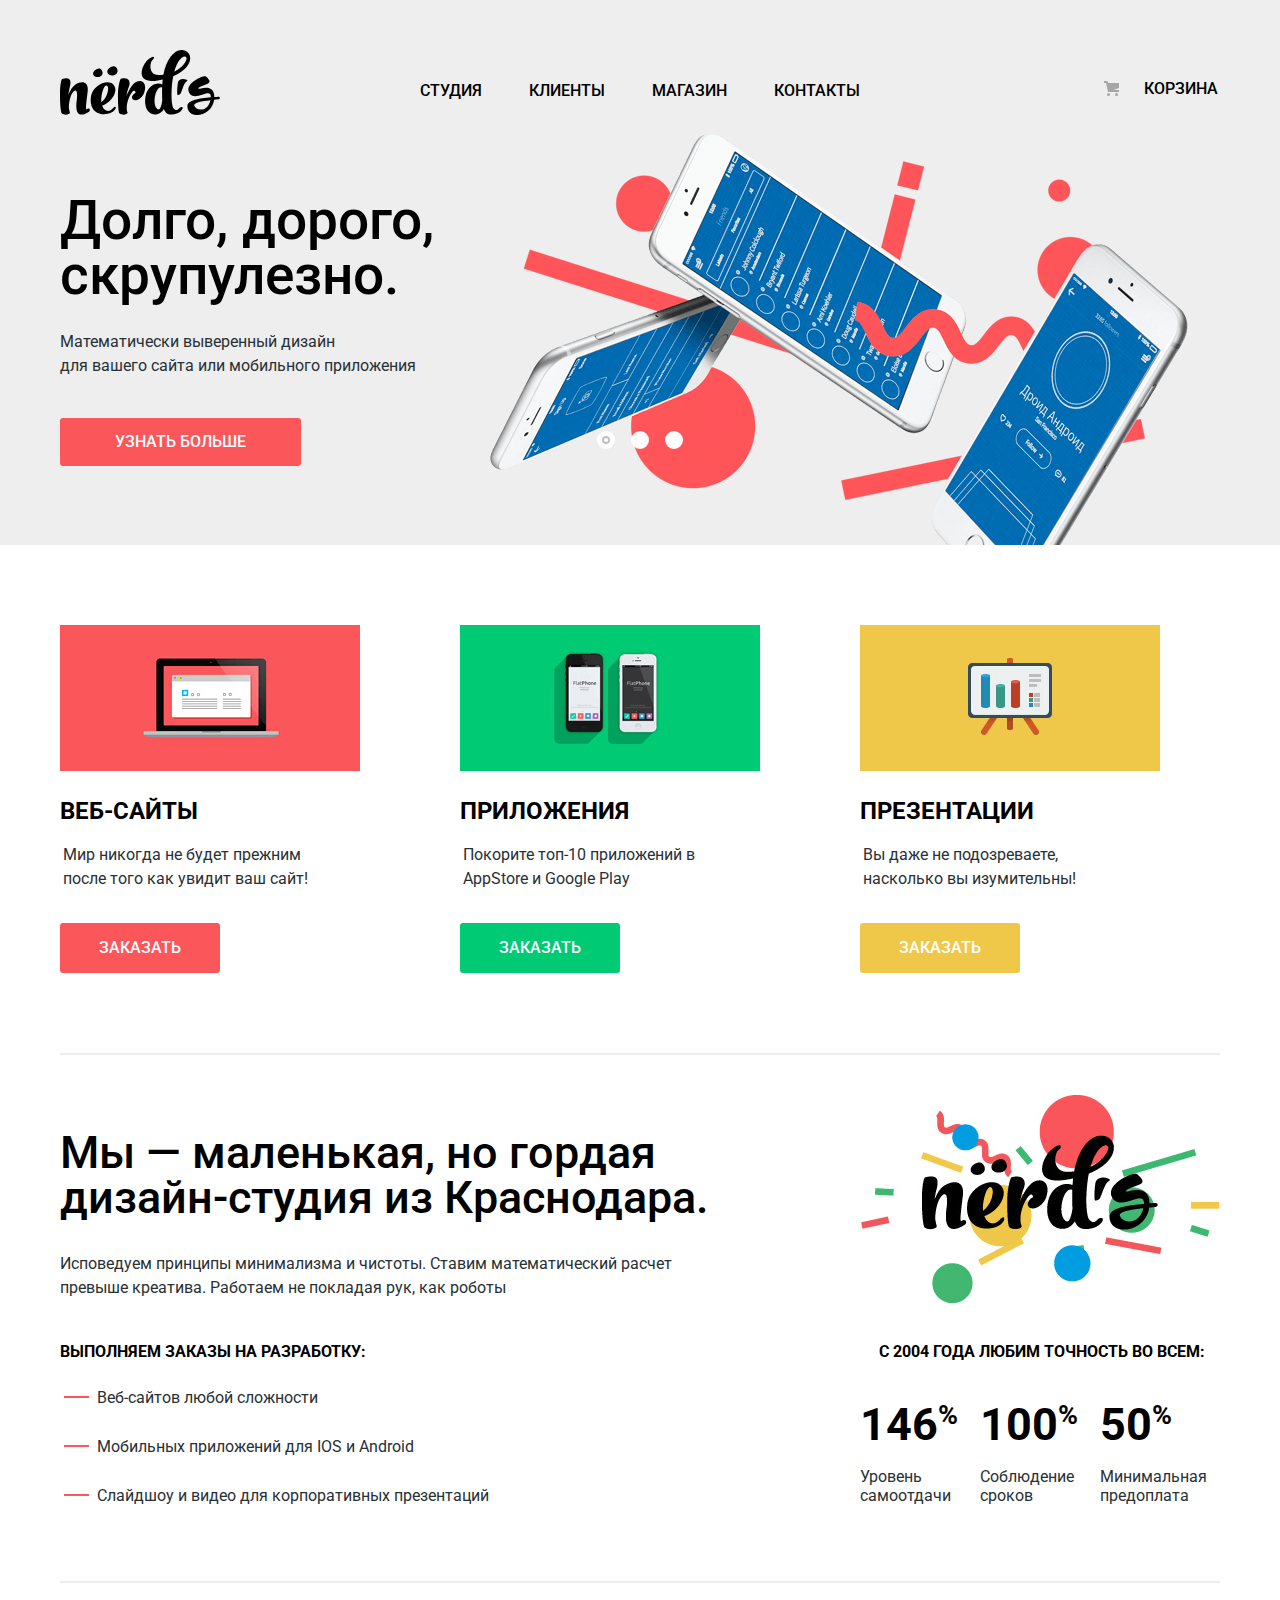
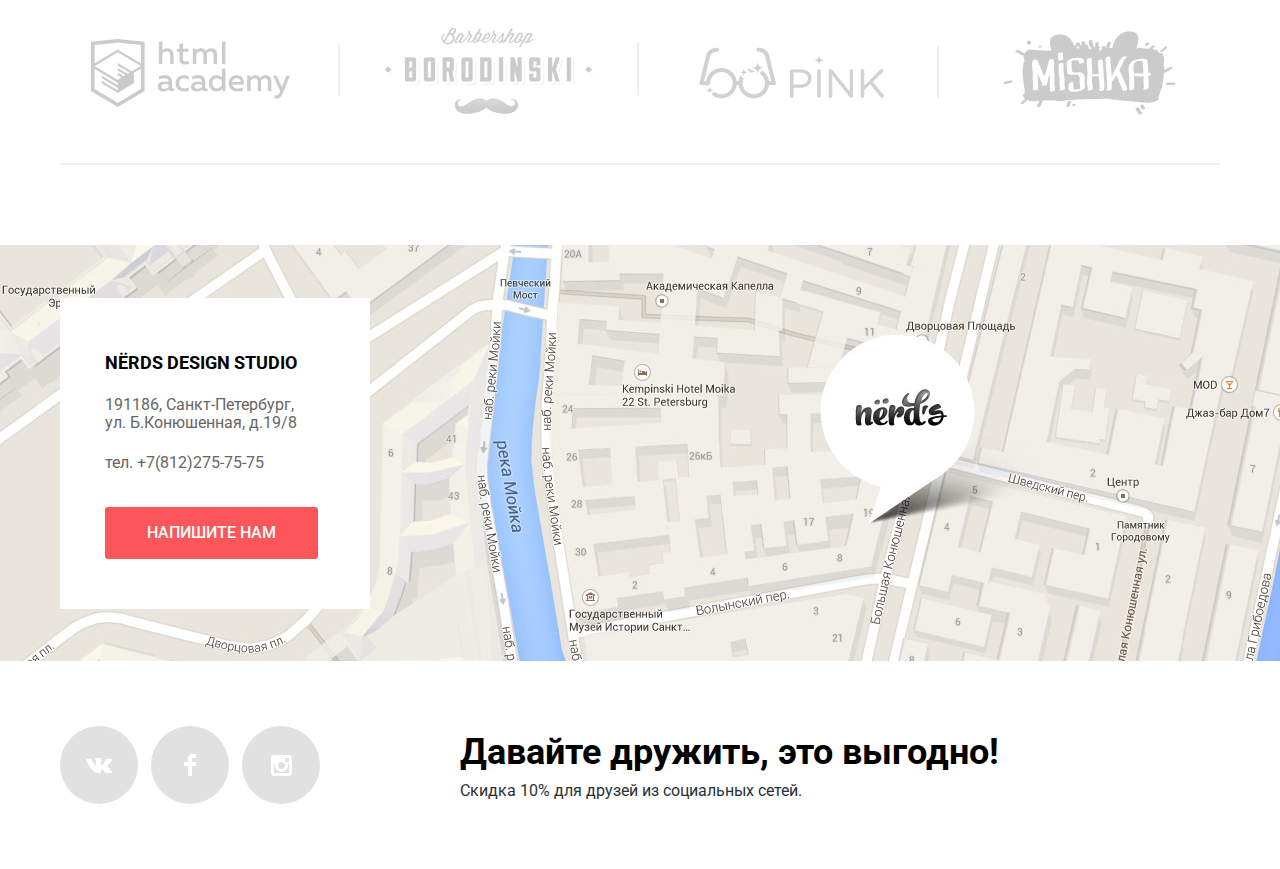
<file: index.html>
<!DOCTYPE html>
<html lang="ru">
  <head>
    <meta charset="utf-8">
    <title>HTML Academy: Нёрдс</title>
    <link href="https://fonts.googleapis.com/css?family=Roboto:400,500,700" rel="stylesheet">
    <link href="css/normalize.css" rel="stylesheet">
    <link href="css/style.css" rel="stylesheet">
  </head>

  <body>

    <header class="main-header">
      <div class="container">
        <nav class="main-navigation">
          <img src="img/nerds-logo.svg" alt="Логотип компании" width="160" height="65">
          <ul class="menu reset-list">
            <li class="menu-item"><a class="menu-link" href="#"> студия </a></li>
            <li class="menu-item"><a class="menu-link" href="#"> клиенты </a></li>
            <li class="menu-item"><a class="menu-link" href="catalog.html"> магазин </a></li>
            <li class="menu-item"><a class="menu-link" href="#"> контакты </a></li>
          </ul>
          <div class="cart"> <a href="#">корзина </a></div>
        </nav>
      </div>
    </header>

    <main>
      <h1 class="visually-hidden"> Дизайн-студия Нёрдс </h1>
      <section class="slider">
        <div class="container">
          <div class="slider-control">
            <ul class="reset-list">
              <li><a href="#" class="active">1</a></li>
              <li><a href="#">2</a></li>
              <li><a href="#">3</a></li>
            </ul>
          </div>
          <ul class="slider-box reset-list">
            <li class="slider-page-1">
              <p class="slider-title">Долго, дорого, скрупулезно.</p>
              <p class="slider-info">Математически выверенный дизайн<br>
              для вашего сайта или мобильного приложения </p>
              <a class="slider-button" href="#"> узнать больше </a>
            </li>
            <li class="slider-page-2">
              <p class="slider-title"> Любим математику как никто другой </p>
              <p class="slider-info">Никакого креатива, только математические формулы
              для расчета идеальных пропорций  </p>
              <a class="slider-button" href="#"> узнать больше </a>
            </li>
            <li class="slider-page-3">
              <p class="slider-title"> Только ночь, только хардкор </p>
              <p class="slider-info">  Работать днем, как все? Мы против этого.<br>
              Ближе к полуночи работа только начинается
              </p>
              <a class="slider-button" href="#"> узнать больше </a>
            </li>
          </ul>
        </div>
      </section>

      <div class="container">
        <section class="services">
          <h2 class="visually-hidden"> Услуги </h2>
          <ul class="services-list reset-list">
            <li class="services-item">
              <h3 class="services-title">веб-сайты </h3>
              <p class="services-tagline">Мир никогда не будет прежним
              после того как увидит ваш сайт!</p>
              <a class="services-button" href="#">Заказать</a>
            </li>
            <li class="services-item">
              <h3 class="services-title">приложения </h3>
              <p class="services-tagline">Покорите топ-10 приложений в
               AppStore и Google Play</p>
               <a class="services-button" href="#">Заказать</a>
             </li>
             <li class="services-item">
               <h3 class="services-title">презентации </h3>
               <p class="services-tagline">Вы даже не подозреваете,
                 насколько вы изумительны!</p>
               <a class="services-button" href="#">Заказать</a>
             </li>
         </ul>
       </section>

       <section class="information">
         <h2 class="visually-hidden"> О компании </h2>
         <div class="information-about">
           <p class="information-tagline"> Мы&nbsp;&mdash; маленькая, но гордая дизайн-студия из Краснодара. </p>
           <p class="information-principles"> Исповедуем принципы минимализма и чистоты. Ставим математический расчет превыше креатива.
              Работаем не покладая рук, как роботы </p>
           <p class="information-services"> Выполняем заказы на разработку:</p>
           <ul class="information-services-list reset-list">
            <li class="information-services-item"> Веб-сайтов любой сложности</li>
            <li class="information-services-item"> Мобильных приложений для IOS и Android</li>
            <li class="information-services-item"> Слайдшоу и видео для корпоративных презентаций</li>
          </ul>
        </div>
        <div class="information-features">
          <p class="features-title">с 2004 года любим точность во всем:</p>
          <ul class="features-list reset-list">
            <li>
              <div class="features-percent">146<sup>%</sup> </div>
                Уровень самоотдачи
            </li>
            <li>
              <div class="features-percent">100<sup>%</sup></div>
                Соблюдение сроков
            </li>
            <li>
              <div class="features-percent">50<sup>%</sup> </div>
                Минимальная предоплата
            </li>
          </ul>
        </div>
      </section>

      <section class="partners">
        <h2 class="visually-hidden"> Наши партнеры </h2>
        <ul class="partners-list reset-list">
          <li>
            <a href="https://htmlacademy.ru/intensive/htmlcss">
              <img src="img/logo-partner-html.png" alt="html academy" width="199" height="68"> </a>
          </li>
          <li>
            <a href="#"><img src="img/logo-partner-borodinsky.png" alt="Borodinski" width="209" height="90"></a>
          </li>
          <li>
            <a href="#"><img src="img/logo-partner-pink.png" alt="pink" width="185" height="52"></a>
          </li>
          <li>
            <a href="#"><img src="img/logo-partner-mishka.png" alt="mishka" width="173" height="84"></a>
          </li>
        </ul>
      </section>
    </div>
  </main>

  <footer class="main-footer">
    <section class="footer-contacts">
      <img src="img/map.jpg" alt="Адрес дизайн-студии" width="1440" height="416">
      <div class="container">
        <div class="contacts-container">
          <p class="contacts-title"> Nёrds design studio </p>
          <p class="contacts-address"> 191186, Санкт-Петербург,
            ул.&nbsp;Б.Конюшенная, д.19/8</p>
          <a href="tel:78122757575" class="contacts-phone">  тел. +7(812)275-75-75 </a>
          <a class="contacts-button" href="#"> Напишите нам </a>
        </div>
      </div>
    </section>
  <div class="container">
    <section class="footer-socialmedia">
      <ul class="socialmedia-wrapper reset-list">
        <li>
          <a href="#"><span class="visually-hidden"> VK</span>
          <svg xmlns="http://www.w3.org/2000/svg" width="26" height="15" viewBox="0 0 26 15"><path fill="#FFF" d="M16.138 11.51c.956-.309 2.18 2.04 3.483 2.939.978.681 1.727.534 1.727.534l3.473-.05s1.815-.112.957-1.554c-.071-.12-.503-1.069-2.585-3.022-2.177-2.043-1.882-1.712.739-5.244 1.597-2.153 2.236-3.468 2.036-4.028-.192-.539-1.365-.399-1.365-.399L20.69.713c-.381.001-.704.119-.851.515-.003.004-.621 1.666-1.445 3.079-1.741 2.989-2.436 3.148-2.724 2.961-.661-.433-.494-1.737-.494-2.664 0-2.897.432-4.105-.846-4.417-.427-.104-.739-.172-1.828-.182-1.392-.021-2.574 0-3.244.329-.445.223-.786.712-.579.74.26.035.843.16 1.155.586.401.552.389 1.789.389 1.789s.229 3.411-.54 3.834c-.528.29-1.25-.302-2.803-3.016-.793-1.388-1.392-2.922-1.392-2.922s-.116-.285-.326-.441c-.25-.185-.6-.244-.6-.244L.848.684S.29.7.085.946c-.182.218-.015.668-.015.668s2.909 6.881 6.203 10.347c3.02 3.182 6.452 2.971 6.452 2.971h1.555s.469-.054.709-.312c.224-.24.214-.691.214-.691s-.031-2.109.935-2.419z"/></svg> </a>
        </li>
        <li>
          <a href="#"><span class="visually-hidden"> Facebook</span>
          <svg xmlns="http://www.w3.org/2000/svg" width="12" height="22" viewBox="0 0 12 22"><path fill="#FFF" d="M12 4V0H8a4 4 0 0 0-4 4v4H0v4h4v10h4V12h4V8H8V4h4z"/></svg> </a>
        </li>
        <li>
          <a href="#"><span class="visually-hidden"> Instagram</span>
          <svg xmlns="http://www.w3.org/2000/svg" width="21" height="21" viewBox="0 0 21 21"><path fill="#FFF" d="M18 0H3C1.35 0 0 1.35 0 3v15c0 1.65 1.35 3 3 3h15c1.65 0 3-1.35 3-3V3c0-1.65-1.35-3-3-3zm-7.5 7c1.93 0 3.5 1.57 3.5 3.5S12.43 14 10.5 14 7 12.43 7 10.5 8.57 7 10.5 7zM18 18H3V9h1.181A6.504 6.504 0 0 0 4 10.5a6.5 6.5 0 1 0 13 0 6.45 6.45 0 0 0-.181-1.5H18v9zm0-11h-4V3h4v4z"/></svg></a>
        </li>
      </ul>
      <div class="tagline-wrapper">
        <p>Давайте дружить, это выгодно!</p>
        <p> Скидка 10% для друзей из социальных сетей.</p>
      </div>
    </section>
  </div>
</footer>

  <div class="modal-container">
    <section class="contacts">
      <h2 class="write-us"> Напишите нам </h2>
      <form action="https://echo.htmlacademy.ru" method="post" class="contact-form">
        <p class="contact-name">
          <label for="write-us-name"> Ваше имя:</label>
          <input type="text" name="write-us-name" id="write-us-name" placeholder="Имя Фамилия" required>
        </p>
        <p class="contact-mail">
          <label for="write-us-mail"> Ваш e-mail:</label>
          <input type="email" name="write-us-mail" id="write-us-mail" placeholder="email@example.com" required>
        </p>
        <p class="contact-message">
          <label for="comment-field"> Текст письма: </label>
          <textarea name="comment" id="comment-field" rows="6" placeholder="В свободной форме" required></textarea>
        </p>
          <button type="submit" class="button-send"> Отправить </button>
          <button type="button" class="modal-close"><span class="visually-hidden"> Закрыть </span> </button>
      </form>
    </section>
  </div>

  </body>
</html>
</file>
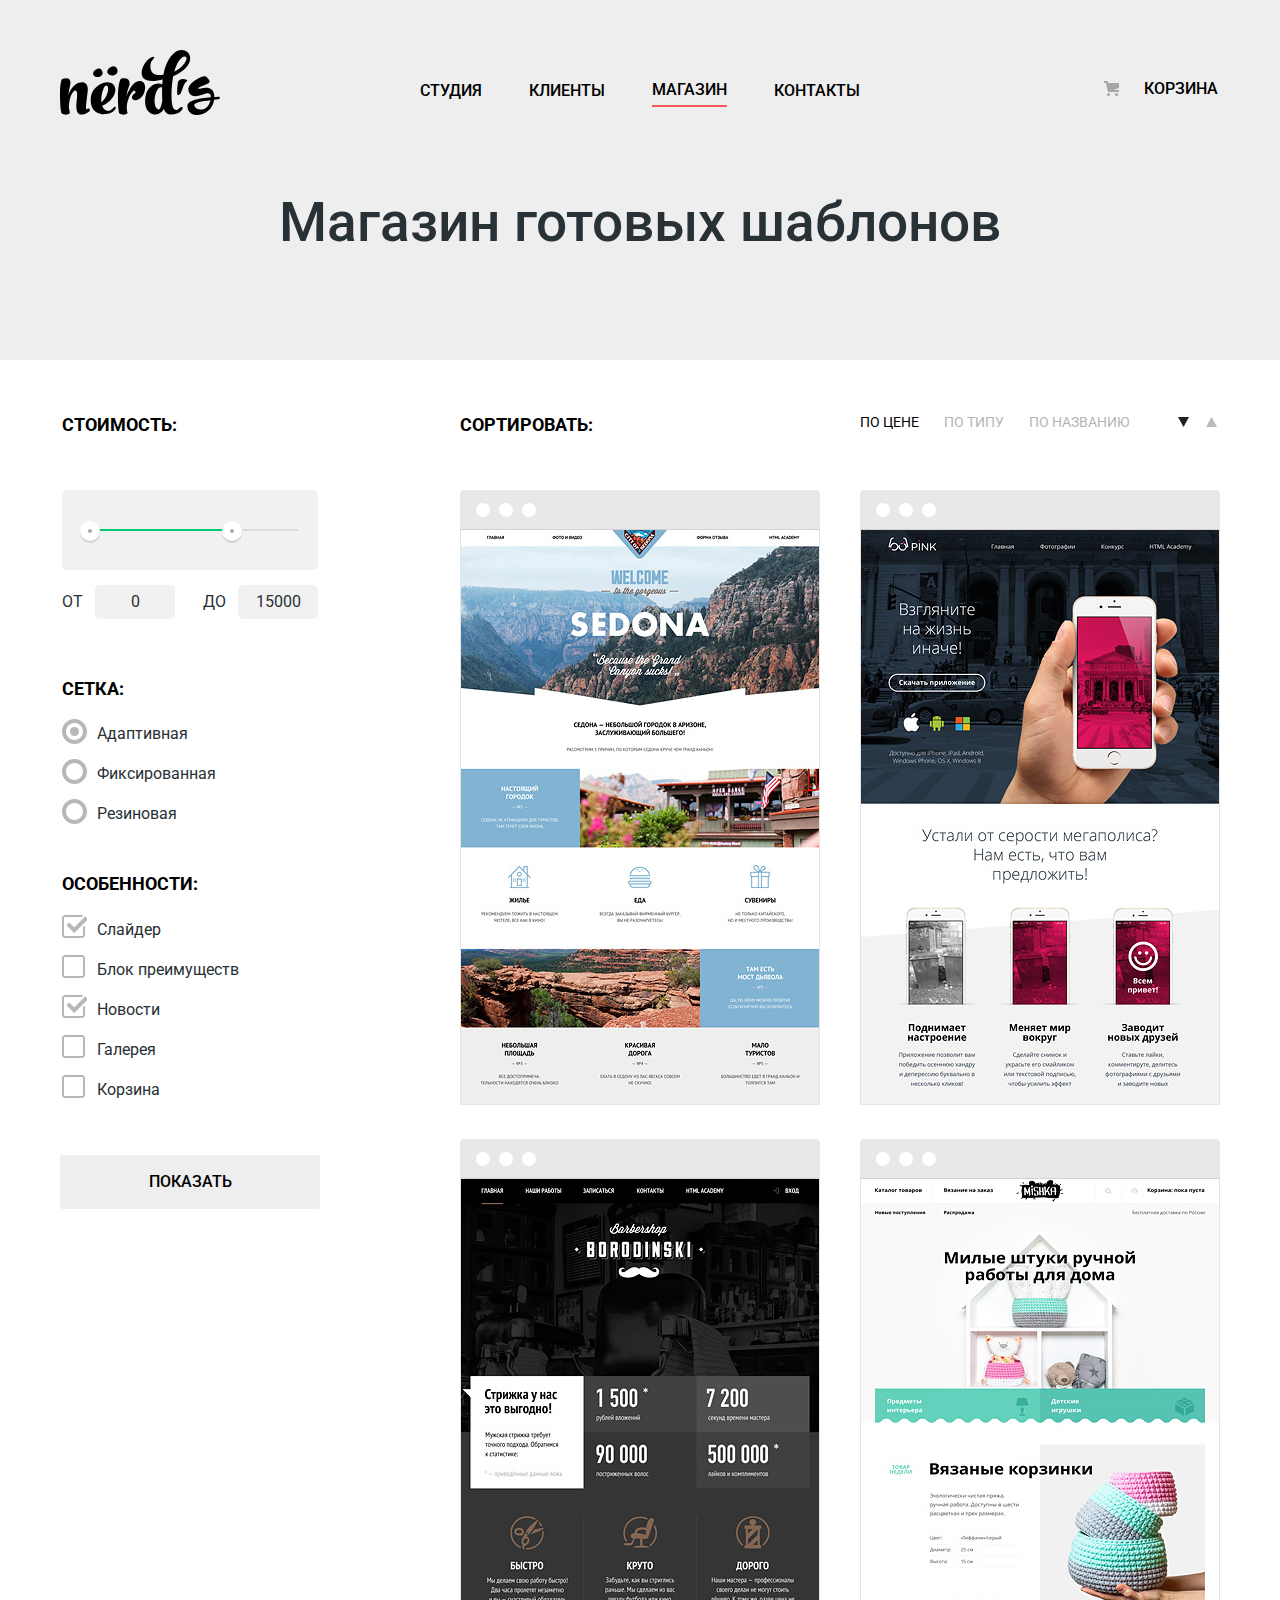
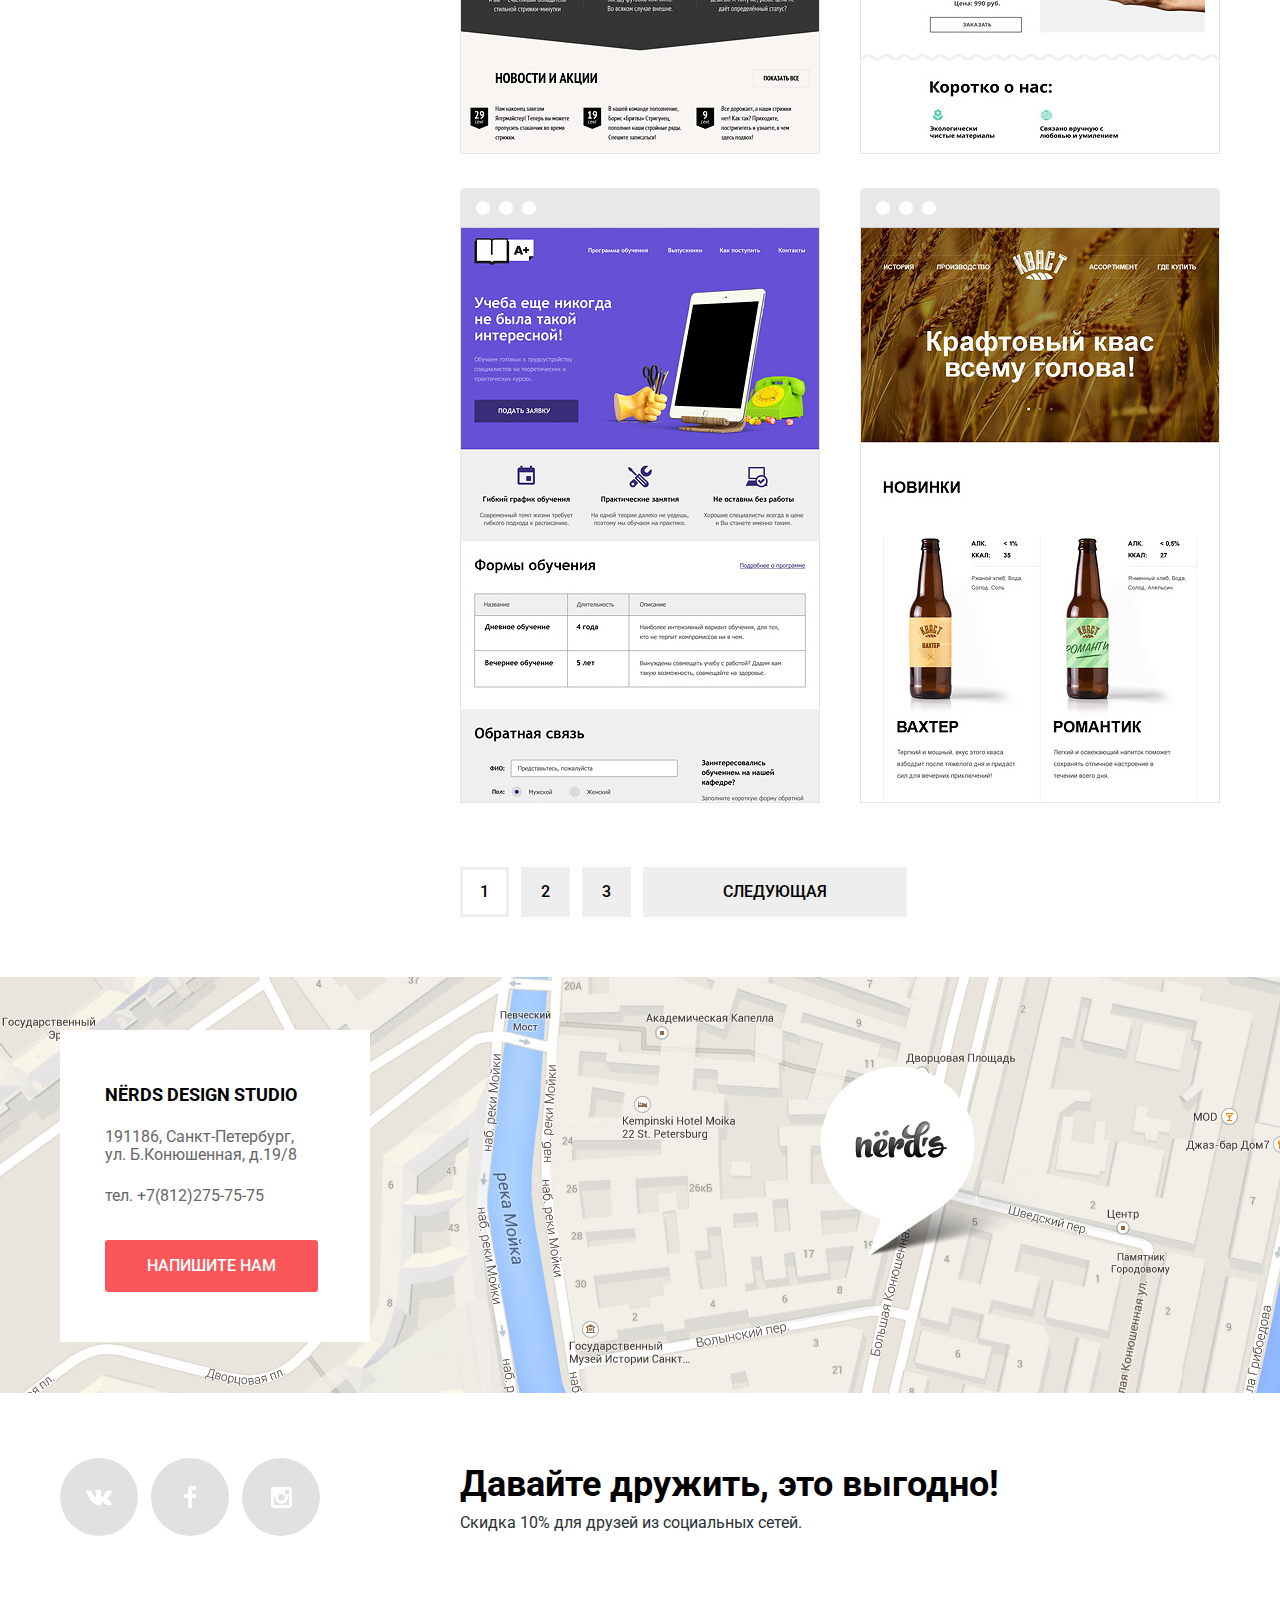
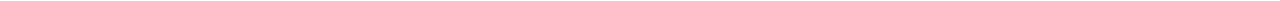
<file: catalog.html>
<!DOCTYPE html>
<html lang="ru">
  <head>
    <meta charset="utf-8">
    <title>HTML Academy: Нёрдс</title>
    <link href="https://fonts.googleapis.com/css?family=Roboto:400,500,700" rel="stylesheet">
    <link href="css/normalize.css" rel="stylesheet">
    <link href="css/style.css" rel="stylesheet">
  </head>

  <body>

    <header class="main-header">
      <div class="container">
        <nav class="main-navigation">
          <a href="index.html" class="logo-link"><img src="img/nerds-logo.svg" alt="Логотип компании" width="160" height="65"></a>
          <ul class="menu reset-list">
            <li class="menu-item"><a class="menu-link" href="#"> студия </a></li>
            <li class="menu-item"><a class="menu-link" href="#"> клиенты </a></li>
            <li class="menu-item current"> магазин </li>
            <li class="menu-item"><a class="menu-link" href="#"> контакты </a></li>
          </ul>
          <div class="cart"> <a href="#">корзина </a></div>
        </nav>
      </div>
    </header>

    <main>
      <h1 class="catalog"> Магазин готовых шаблонов </h1>
      <div class="container">
        <div class="catalog-container">
          <aside class="filter">
              <form action="https://echo.htmlacademy.ru" method="post">
                <fieldset class="filter-list">
                  <legend class="filter-name">Стоимость:</legend>
                  <div class="range">
                    <div class="range-scale">
                      <div class="scale">
                        <div class="bar"></div>
                      </div>
                      <div class="toggle toggle-min"></div>
                      <div class="toggle toggle-max"></div>
                    </div>
                    <div class="price-scale">
                      <label class="min-price">от <input name="min-price" type="number" class="spinner-off" value="0"></label>
                      <label class="max-price">до <input name="max-price" type="number" class="spinner-off" value="15000"></label>
                    </div>
                  </div>
                </fieldset>
                <fieldset class="filter-list">
                  <legend class="filter-name">Сетка:</legend>
                  <ul class="reset-list">
                    <li class="filter-item">
                      <input type="radio" name="grid" id="grid-adaptive" value="adaptive" checked class="radio-button visually-hidden">
                      <label for="grid-adaptive" class="radio-name">Адаптивная</label>
                    </li>
                    <li class="filter-item">
                      <input type="radio" name="grid" id="grid-fixed" value="fixed" class="radio-button visually-hidden">
                      <label for="grid-fixed" class="radio-name">Фиксированная</label>
                    </li>
                    <li class="filter-item">
                      <input type="radio" name="grid" id="grid-rubber" value="rubber" class="radio-button visually-hidden">
                      <label for="grid-rubber" class="radio-name">Резиновая</label>
                    </li>
                  </ul>
                </fieldset>
                <fieldset class="filter-list">
                  <legend class="filter-name">Особенности:</legend>
                  <ul class="reset-list">
                    <li class="filter-item">
                      <input type="checkbox" name="features-slider" id="features-slider" class="check-button visually-hidden" checked>
                      <label for="features-slider" class="check-name">Слайдер</label>
                    </li>
                    <li class="filter-item">
                      <input type="checkbox" name="features-advantages" id="features-advantages" class="check-button visually-hidden">
                      <label for="features-advantages" class="check-name">Блок преимуществ</label>
                    </li>
                    <li class="filter-item">
                      <input type="checkbox" name="features-news" id="features-news" class="check-button visually-hidden" checked>
                      <label for="features-news" class="check-name">Новости</label>
                    </li>
                    <li class="filter-item">
                      <input type="checkbox" name="features-gallery" id="features-gallery" class="check-button visually-hidden">
                      <label for="features-gallery" class="check-name">Галерея</label>
                    </li>
                    <li class="filter-item">
                      <input type="checkbox" name="features-cart" id="features-cart" class="check-button visually-hidden">
                      <label for="features-cart" class="check-name">Корзина</label>
                    </li>
                  </ul>
                </fieldset>
                <button type="submit" class="filter-button">
                  показать
                </button>
              </form>
            </aside>

            <div class="catalog-list-wrapper">
              <section class="sort">
                <h2 class="visually-hidden">Сортировка</h2>
                <p> Сортировать:</p>
                <ul class="sort-list reset-list">
                  <li class="sort-button"><a href="#" class="current">По цене</a></li>
                  <li class="sort-button"><a href="#">По типу</a></li>
                  <li class="sort-button"><a href="#">По названию</a></li>
                  <li class="sort-button"><a href="#" class="sort-item current"><span class="visually-hidden">По возрастанию</span></a>
                  </li>
                  <li class="sort-button"><a href="#"><span class="visually-hidden">По убыванию</span></a>
                  </li>
                </ul>
              </section>

              <section class="catalog-list">
                <h2 class="visually-hidden">Каталог</h2>
                <ul class="catalog-list-container reset-list">
                  <li class="catalog-item">
                    <img src="img/img-sedona-2.jpg" alt="Sedona" width="360" height="576">
                    <div class="catalog-item-container">
                      <h3 class="item-title"><a href="#"> SEDONA </a></h3>
                      <p>Информационный сайт для туристов</p>
                      <a class="catalog-price" href="#">9&thinsp;900 руб</a>
                    </div>
                  </li>
                  <li class="catalog-item">
                    <img src="img/img-pink-2.jpg" alt="Pink" width="360" height="576">
                    <div class="catalog-item-container">
                      <h3 class="item-title"><a href="#"> PINK APP </a></h3>
                      <p>Продуктовый лендинг приложения для IOS и Android</p>
                      <a class="catalog-price" href="#">9&thinsp;900 руб</a>
                    </div>
                  </li>
                  <li class="catalog-item">
                    <img src="img/img-barbershop-2.jpg" alt="Borodinski" width="360" height="576">
                    <div class="catalog-item-container">
                      <h3 class="item-title"><a href="#"> Barbershop </a></h3>
                      <p>Сайт салона красоты. Для мужчин, да.</p>
                      <a class="catalog-price" href="#">9&thinsp;900 руб</a>
                    </div>
                  </li>
                  <li class="catalog-item">
                    <img src="img/img-mishka-2.jpg" alt="mishka" width="360" height="576">
                    <div class="catalog-item-container">
                      <h3 class="item-title"><a href="#"> MISHKA </a></h3>
                      <p>Интернет-магазин вязанных игрушек </p>
                      <a class="catalog-price" href="#">9&thinsp;900 руб</a>
                    </div>
                  </li>
                  <li class="catalog-item">
                    <img src="img/img-aplus-2.jpg" alt="A Plus" width="360" height="576">
                    <div class="catalog-item-container">
                      <h3 class="item-title"><a href="#"> A PLUS </a></h3>
                      <p>Лендинг курсов повышения квалификации</p>
                      <a class="catalog-price" href="#">9&thinsp;900 руб</a>
                    </div>
                  </li>
                  <li class="catalog-item">
                    <img src="img/img-kvast-2.jpg" alt="Kvast" width="360" height="576">
                    <div class="catalog-item-container">
                      <h3 class="item-title"><a href="#"> КВАСТ </a></h3>
                      <p>Промо-сайт производителя крафтового кваса</p>
                      <a class="catalog-price" href="#">9&thinsp;900 руб</a>
                    </div>
                  </li>
                </ul>
              </section>

              <section class="pages">
                <ul class="pages-list reset-list">
                  <li class="pages-button current"> 1 </li>
                  <li class="pages-button"><a href="#"> 2 </a></li>
                  <li class="pages-button"><a href="#"> 3 </a></li>
                  <li class="pages-button"><a href="#"> Следующая </a></li>
                </ul>
              </section>
            </div>
          </div>
        </div>
      </main>

    <footer class="main-footer">
      <section class="footer-contacts">
        <img src="img/map.jpg" alt="Адрес дизайн-студии" width="1440" height="416">
        <div class="container">
          <div class="contacts-container">
              <p class="contacts-title"> Nёrds design studio </p>
              <p class="contacts-address"> 191186, Санкт-Петербург,
                ул.&nbsp;Б.Конюшенная, д.19/8</p>
              <a href="tel:78122757575" class="contacts-phone">  тел. +7(812)275-75-75 </a>
              <a class="contacts-button" href="#"> Напишите нам </a>
            </div>
          </div>
      </section>
      <div class="container">
        <section class="footer-socialmedia">
          <ul class="socialmedia-wrapper reset-list">
            <li><a href="#"><span class="visually-hidden"> VK</span><svg xmlns="http://www.w3.org/2000/svg" width="26" height="15" viewBox="0 0 26 15"><path fill="#FFF" d="M16.138 11.51c.956-.309 2.18 2.04 3.483 2.939.978.681 1.727.534 1.727.534l3.473-.05s1.815-.112.957-1.554c-.071-.12-.503-1.069-2.585-3.022-2.177-2.043-1.882-1.712.739-5.244 1.597-2.153 2.236-3.468 2.036-4.028-.192-.539-1.365-.399-1.365-.399L20.69.713c-.381.001-.704.119-.851.515-.003.004-.621 1.666-1.445 3.079-1.741 2.989-2.436 3.148-2.724 2.961-.661-.433-.494-1.737-.494-2.664 0-2.897.432-4.105-.846-4.417-.427-.104-.739-.172-1.828-.182-1.392-.021-2.574 0-3.244.329-.445.223-.786.712-.579.74.26.035.843.16 1.155.586.401.552.389 1.789.389 1.789s.229 3.411-.54 3.834c-.528.29-1.25-.302-2.803-3.016-.793-1.388-1.392-2.922-1.392-2.922s-.116-.285-.326-.441c-.25-.185-.6-.244-.6-.244L.848.684S.29.7.085.946c-.182.218-.015.668-.015.668s2.909 6.881 6.203 10.347c3.02 3.182 6.452 2.971 6.452 2.971h1.555s.469-.054.709-.312c.224-.24.214-.691.214-.691s-.031-2.109.935-2.419z"/></svg> </a></li>
            <li><a href="#"><span class="visually-hidden"> Facebook</span> <svg xmlns="http://www.w3.org/2000/svg" width="12" height="22" viewBox="0 0 12 22"><path fill="#FFF" d="M12 4V0H8a4 4 0 0 0-4 4v4H0v4h4v10h4V12h4V8H8V4h4z"/></svg> </a></li>
            <li><a href="#"><span class="visually-hidden"> Instagram</span><svg xmlns="http://www.w3.org/2000/svg" width="21" height="21" viewBox="0 0 21 21"><path fill="#FFF" d="M18 0H3C1.35 0 0 1.35 0 3v15c0 1.65 1.35 3 3 3h15c1.65 0 3-1.35 3-3V3c0-1.65-1.35-3-3-3zm-7.5 7c1.93 0 3.5 1.57 3.5 3.5S12.43 14 10.5 14 7 12.43 7 10.5 8.57 7 10.5 7zM18 18H3V9h1.181A6.504 6.504 0 0 0 4 10.5a6.5 6.5 0 1 0 13 0 6.45 6.45 0 0 0-.181-1.5H18v9zm0-11h-4V3h4v4z"/></svg></a></li>
          </ul>
          <div class="tagline-wrapper">
            <p>Давайте дружить, это выгодно!</p>
            <p> Скидка 10% для друзей из социальных сетей.</p>
          </div>
        </section>
      </div>
    </footer>


    <div class="modal-container">
      <section class="contacts">
        <h2 class="write-us"> Напишите нам </h2>
        <form action="https://echo.htmlacademy.ru" method="post" class="contact-form">
          <p class="contact-name">
            <label for="write-us-name"> Ваше имя:</label>
            <input type="text" name="write-us-name" id="write-us-name" placeholder="Имя Фамилия" required>
          </p>
          <p class="contact-mail">
            <label for="write-us-mail"> Ваш e-mail:</label>
            <input type="email" name="write-us-mail" id="write-us-mail" placeholder="email@example.com" required>
          </p>
          <p class="contact-message">
            <label for="comment-field"> Текст письма: </label>
            <textarea name="comment" id="comment-field" rows="6" placeholder="В свободной форме" required></textarea>
          </p>
          <button type="submit" class="button-send"> Отправить </button>
          <button type="button" class="modal-close"><span class="visually-hidden"> Закрыть </span> </button>
        </form>
      </section>
    </div>
    
  </body>
</html>
</file>
<file: css/style.css>
body {
  margin: 0;
  padding: 0;
  min-width: 1200px;
  font-family: "Roboto", Arial, sans-serif;
  font-size: 16px;
  line-height: 1.5;
  color: #283136;
  background-color: #ffffff;
}

a {
  text-decoration: none;
}

.visually-hidden {
  position: absolute;
  width: 1px;
  height: 1px;
  margin: -1px;
  padding: 0;
  border: 0;
  clip: rect(0 0 0 0);
  overflow: hidden;
}

.main-header {
  font-weight: 500;
  line-height: 1.88;
  text-transform: uppercase;
  color: #000000;
  background-color: #eeeeee;
}

.container {
  width: 1160px;
  margin: 0 auto;
  padding-right: 20px;
  padding-left: 20px;
}


.main-navigation {
  display: flex;
  padding-top: 50px;
}

.logo-link {
  width: 160px;
  height: 65px;
}

.main-navigation .menu {
  margin-right: 264px;
  margin-left: 200px;
  padding-top: 17px;
}

.menu {
  display: flex;
  flex-basis: 440px;
  align-items: center;
}

.menu-item {
  margin-right: 47px;
}

.menu-item:last-child {
  margin-right: 0;
}

.menu-item.current {
  border-bottom: 2px solid #fb565a;
}

.cart {
  position: relative;
  padding-top: 24px;
  padding-left: 20px;

}

.cart::before {
  content: "";
  position: absolute;
  left: -20px;
  top: 31px;
  width: 15px;
  height: 15px;
  background-image: url("../img/cart-icon.svg");
  background-repeat: no-repeat;
}

.main-header a {
  color: #000000;
}

.main-header a:hover {
  color: #fb565a;
}

.main-header a:active {
  color: #a6a6a6;
}

.reset-list {
  list-style: none;
  padding: 0;
  margin: 0;
}

.slider {
  position: relative;
  background-color: #eeeeee;
}

.slider-control {
  position: absolute;
  left: 50%;
  bottom: 104px;
  width: 160px;
  height: 18px;
  font-size: 0;
  text-align: center;
  transform: translateX(-50%);
}

.slider-control .active::before {
  content: "";
  position: absolute;
  left: 50%;
  top: 50%;
  z-index: 2;
  width: 4px;
  height: 4px;
  margin: -4px;
  background-color: inherit;
  border: 2px solid #c1c1c1;
  border-radius: 50%;
}

.slider-control li {
  display: inline-block;
}

.slider-control a {
  position: relative;
  display: inline-block;
  width: 18px;
  height: 18px;
  padding: 8px;
  border-radius: 50%;
  cursor: pointer;
}

.slider-control a::after {
  content: "";
  position: absolute;
  top: 8px;
  left: 8px;
  z-index: 1;
  width: 18px;
  height: 18px;
  background: #ffffff;
  border-radius: 50%;
}

.slider-box {
  display: flex;
  flex-direction: column;
}

.slider-box li {
  flex-basis: 430px;
}

.slider-title {
  max-width: 520px;
  padding-top: 78px;
  margin: 0;
  margin-bottom: 27px;
  font-size: 55px;
  font-weight: 500;
  line-height: 1;
  color: #000000;
}

.slider-info {
  max-width: 420px;
  margin-bottom: 40px;
}

.slider-button {
  display: inline-block;
  padding: 15px 55px;
  font-weight: 500;
  line-height: 1.13;
  text-transform: uppercase;
  color: #ffffff;
  background-color: #fb565a;
  border-radius: 3px;
  border: none;
}

.slider-button:hover {
  background-color: #e74246;
}

.slider-button:active {
  background-color: #d7373b;
  color: rgba(255, 255, 255, .3);
}

.slider-page-1 {
  display: block;
  background: url("../img/slide1.png") no-repeat 93% 18px;
}

.slider-page-2 {
  display: none;
  background: url("../img/slide2.png") no-repeat 100% 0;
}

.slider-page-3 {
  display: none;
  background: url("../img/slide3.png") no-repeat 100% 20px;
}

.services-list {
  display: flex;
  padding: 80px 0;
}

.services-item {
  flex-basis: 300px;
  margin-right: 100px;
}

.services-item:last-child {
  margin-right: 60px;
}

.services-title {
  padding-top: 150px;
  margin: 21px 0 17px;
  font-size: 24px;
  font-weight: 700;
  line-height: 1.25;
  color: #000000;
  text-transform: uppercase;
}

.services-tagline {
  padding-right: 50px;
  padding-left: 3px;
  margin-bottom: 32px;
}

.services-button {
  display: inline-block;
  padding: 16px 39px;
  font-weight: 500;
  line-height: 1.13;
  text-transform: uppercase;
  color: #ffffff;
  border-radius: 3px;
  border: none;
}

.services-item:first-child a {
  background-color: #fb565a;
}

.services-item:first-child a:hover {
  background-color: #e74246;
}

.services-item:first-child a:active {
  color: rgba(255, 255, 255, .3);
  background-color: #d7373b;
}

.services-item:nth-child(2) a {
  background-color: #00ca74;
}

.services-item:nth-child(2) a:hover {
  background-color: #00bc6c;
}

.services-item:nth-child(2) a:active {
  color: rgba(255, 255, 255, .3);
  background-color: #00aa62;
}

.services-item:last-child a {
  background-color: #efc84a;
}

.services-item:last-child a:hover {
  background-color: #eab534;
}

.services-item:last-child a:active {
  color: rgba(255, 255, 255, .3);
  background-color: #e5a722;
}

.services li:first-child {
  background: url("../img/service-item-1.png") no-repeat top;
}

.services li:nth-child(2) {
  background: url("../img/service-item-2.png") no-repeat top;
}

.services li:last-child {
  background: url("../img/service-item-3.png") no-repeat top;
}

.information {
  display: flex;
  padding-bottom: 73px;
  border-top: 2px solid #eeeeee;
  border-bottom: 2px solid #eeeeee;
}

.information-about {
  flex-basis: 660px;
  padding-top: 75px;
  margin-right: auto;
}

.information-tagline {
  margin: 0;
  margin-bottom: 32px;
  font-size: 45px;
  font-weight: 500;
  line-height: 1;
  color: #000000;
}

.information-principles {
  margin: 0;
  margin-bottom: 40px;
}

.information-services {
  margin: 0;
  margin-bottom: 22px;
  text-transform: uppercase;
  font-weight: 700;
  color: #000000;
}

.information-services-list {
  padding-left: 2px;
}

.information-services-item {
  position: relative;
  padding-bottom: 25px;
  padding-left: 35px;
}

.information-services-item::before {
  content: "";
  position: absolute;
  top: 10px;
  left: 2px;
  width: 25px;
  height: 2px;
  background-color: #fb565a;
}

.information-services-item:nth-child(3) {
  padding-bottom: 0;
}

.information-features {
  flex-basis: 380px;
  background: url("../img/nerds-illustration.png") no-repeat 20px 40px;
  margin-left: auto;
}

.features-title {
  padding-top: 285px;
  padding-right: 15px;
  margin: 0;
  margin-bottom: 56px;
  font-weight: 700;
  color: #000000;
  text-align: right;
  text-transform: uppercase;
}

.features-list {
  display: flex;
  width: 340px;
  padding-left: 20px;
}

.features-list li {
  width: 100px;
  margin-right: 20px;
  line-height: 1.13;
}

.features-list li:last-child {
  margin-right: 0;
}

.features-percent {
  position: relative;
  margin-bottom: 38px;
  font-size: 45px;
  font-weight: 700;
  line-height: 0.23;
  color: #000000;
}

.features-percent sup {
  position: absolute;
  top: -5px;
  font-size: 27px;
}

.partners {
  margin-bottom: 80px;
}

.partners-list {
  display: flex;
  align-items: center;
  padding: 45px 0 38px;
  border-bottom: 2px solid #eeeeee;
}

.partners-list li:first-child {
  margin-left: 31px;
  margin-right: 95px;
}

.partners-list li:nth-child(2) {
  margin-right: 105px;
}

.partners-list li:nth-child(3) {
  margin-right: 119px;
}

.partners-list li:last-child {
  margin-right: 0;
}

.partners-list li a{
  opacity: 0.2;
}

.partners-list li a:hover {
  opacity: 1;
}

.partners-list li a:active {
  opacity: 0.1;
}

.partners-list li:not(:last-of-type) {
  position: relative;
}

.partners-list li:not(:last-of-type)::after {
  content: "";
  position: absolute;
  top: 5px;
  right: -50px;
  width: 2px;
  height: 52px;
  background-color: #eeeeee;
}

.partners-list li:nth-of-type(2)::after {
  top: 15px;
  right: -45px;
}

.partners-list li:nth-of-type(3)::after {
  top: -1px;
  right: -55px;
}

.footer-contacts {
  position: relative;
  min-height: 416px;
  background-color: #e9e5dc;
  overflow: hidden;
}

.footer-contacts img {
  position: absolute;
  left: 0;
  right: 0;
  width: 1440px;
  height: 416px;
  margin-right: auto;
  margin-left: auto;
}

.contacts-container  {
  position: absolute;
  top: 53px;
  left: calc(50% - 580px);
  min-height: 200px;
  width: 220px;
  padding: 50px 45px;
  background-color: #ffffff;
}

.contacts-address {
  color: #666666;
}

.contacts-address {
  margin: 0;
  margin-bottom: 19px;
  line-height: 1.13;
}


.contacts-phone {
  display: inline-block;
  margin-bottom: 32px;
  color: #666666;
}


.contacts-title {
  margin: 0;
  margin-bottom: 18px;
  font-size: 18px;
  font-weight: 700;
  line-height: 1.67;
  color: #000000;
  text-transform: uppercase;
}

.contacts-button {
  display: inline-block;
  padding: 17px 42px;
  font-weight: 500;
  line-height: 1.13;
  color: #ffffff;
  text-transform: uppercase;
  background-color: #fb565a;
  border-radius: 3px;
}

.contacts-button:hover {
  background-color: #e74246;
}

.contacts-button:active {
  background-color: #d7373b;
  color: rgba(255, 255, 255, .3);
}

.footer-socialmedia {
  display: flex;
  align-items: center;
}

.socialmedia-wrapper {
  display: flex;
  flex-basis: 270px;
  justify-content: space-between;
  margin-right: 130px;
  padding: 65px 0;
}

.socialmedia-wrapper a {
  display: flex;
  justify-content: center;
  align-items: center;
  width: 78px;
  height: 78px;
  margin-right: 10px;
  background-color: #e1e1e1;
  border-radius: 50%;
}

.socialmedia-wrapper a:hover {
  background-color: #e74246;
}

.socialmedia-wrapper a:active {
  background-color: #d7373b;
}

.socialmedia-wrapper a:active path {
  opacity: 0.3;
}

.footer-socialmedia p:first-of-type {
  margin: 0;
  font-size: 36px;
  font-weight: 700;
  line-height: 1;
  color: #000000;
}

.footer-socialmedia p:last-of-type {
  margin: 0;
  font-size: 16px;
  line-height: 1.38;
}

.tagline-wrapper p:first-of-type {
  padding-top: 5px;
  margin-bottom: 10px;
}

.modal-container {
  display: none;
  position: fixed;
  top: 0;
  right: 0;
  bottom: 0;
  left: 0;
}

.contacts {
  position: absolute;
  left: 50%;
  top: 50%;
  transform: translate(-50%, -50%);
  width: 960px;
  max-width: 100%;
  margin-right: auto;
  margin-left: auto;
  padding: 67px 100px 85px;
  background-color: #ffffff;
  box-shadow: 0 20px 40px rgba(0, 1, 1, 0.75);
  box-sizing: border-box;
  overflow-x: auto;
}

.contacts .write-us {
  width: 760px;
  margin-bottom: 43px;
  font-size: 45px;
  font-weight: 500;
  line-height: 1;
  color: #000000;
}

.contacts p {
  display: inline-block;
  margin: 0;
  font-size: 16px;
  font-weight: 700;
  line-height: 1.13;
  color: #000000;
}

.contact-form {
  position: relative;
  display: inline-block;
  min-width: 760px;
}

.contact-form label{
  display: block;
  margin-bottom: 12px;
}

.contact-form input,
.contact-form textarea {
  width: 360px;
  padding: 12px 15px;
  padding-right: 40px;
  font-size: 16px;
  box-sizing: border-box;
  border: 2px solid #d7dcde;
  border-radius: 3px;
}

.contact-form textarea {
  width: 760px;
  margin-bottom: 48px;
  resize: vertical;
  box-sizing: border-box;
}

.contacts .contact-name {
 margin-right: 36px;
}

.contacts .contact-message  {
  margin-top: 35px;
}

.contact-form input:hover,
.contact-form textarea:hover {
  border-color: #b4b9bb;
  outline: 0;
}

.contact-form input:focus,
.contact-form textarea:focus {
  border-color: #000000;
  color: #000000;
  outline: 0;
}

/* .contact-form input:invalid {
  border-color: #e74246;
  color: #e74246;
} */

.button-send  {
  padding: 15px 85px;
  font-size: 16px;
  font-weight: 500;
  line-height: 1.13;
  color: #ffffff;
  text-transform: uppercase;
  background-color: #fb565a;
  border: none;
  border-radius: 3px;
  cursor: pointer;
}

.button-send:hover {
  background-color: #e74246;
}

.button-send:active {
  background-color: #d7373b;
  color: rgba(255, 255, 255, .3);
}

.modal-close {
  position: absolute;
  top: -80px;
  right: -10px;
  width: 21px;
  height: 21px;
  background: url("../img/close-cross.svg") no-repeat;
  opacity: 0.3;
  border: 0;
  cursor: pointer;
}

.modal-close:hover {
  opacity: 1;
}

.modal-close:active {
  opacity: 0.1;
}

.catalog {
  margin: 0;
  padding: 80px 0 110px;
  font-size: 55px;
  font-weight: 500;
  line-height: 1;
  background-color: #eeeeee;
  text-align: center;
}

.catalog-container {
  display: flex;
  justify-content: space-between;
  padding: 50px 0 60px;
}

.filter {
  width: 260px;
  margin-top: 0;
}

.filter fieldset {
  margin-bottom: 55px;
  padding: 0;
  border: none;
}

.filter fieldset:nth-of-type(2) {
  margin-bottom: 45px;
}

.filter-item input,
.filter-item label {
  cursor: pointer;
}

.range {
  margin-top: 50px;
}

.range-scale {
  position: relative;
  padding: 39px 20px;
  margin-bottom: 15px;
  background-color: #f1f1f1;
  border-radius: 5px;
}

.range-scale .scale {
  height: 2px;
  background: #d7dcde;
}

.range-scale .bar {
  width: 70%;
  height: 2px;
  background: #00ca74;
}

.range .toggle {
  position: absolute;
  top: 31px;
  left: 0;
  width: 4px;
  height: 4px;
  background-color: #ababab;
  border: solid 8px #ffffff;
  border-radius: 50%;
  box-shadow: 0 2px 1px 0 #cfcfcf;
  cursor: pointer;
}

.range .toggle-min {
  left: 18px;
}

.range .toggle-max {
  left: 160px;
}

.price-scale {
  font-size: 0;
}

.price-scale label {
  display: inline-block;
  width: 50%;
  font-size: 16px;
  text-transform: uppercase;
}

.max-price {
 text-align: right;
}

.price-scale input {
  width: 60px;
  padding: 8px 10px;
  margin-left: 8px;
  font-size: 16px;
  color: #283136;
  text-align: center;
  background: #f1f1f1;
  border: none;
  border-radius: 5px;
}

.spinner-off {
   -moz-appearance: textfield;
}

.spinner-off::-webkit-inner-spin-button,
.spinner-off::-webkit-outer-spin-button {
  -webkit-appearance: none;
  margin: 0;
}

.filter-name {
  font-size: 18px;
  font-weight: 700;
  line-height: 1.67;
  color: #000000;
  text-transform: uppercase;
}

.filter-item {
  position: relative;
  padding-top: 20px;
  font-size: 16px;
  line-height: 1.25;
  color: #283136;
}

.radio-name,
.check-name {
  padding-left: 35px;
}

.radio-button + .radio-name::before{
  content: "";
  position: absolute;
  left: 0;
  top: 15px;
  width: 26px;
  height: 26px;
  background: url("../img/radio-off.svg") no-repeat;
  opacity: 0.4;
}

.radio-button:hover + .radio-name::before,
.check-button:hover + .check-name::before{
  opacity: 1;
}

.radio-button:checked + .radio-name::before {
  background: url("../img/radio-on.svg") no-repeat;
}

.radio-button:disabled + .radio-name::before{
  opacity: 0.1;
}

.check-name:hover,
.radio-name:hover {
  color: #000000;
}

.check-name:disabled + .check-name,
.radio-button:disabled + .radio-name {
  color: #bec1c2;
}

.check-button + .check-name::before{
  content: "";
  position: absolute;
  left: 0px;
  top: 15px;
  width: 25px;
  height: 25px;
  background: url("../img/checkbox-off.svg") no-repeat;
  opacity: 0.4;
}

.check-button:hover + .check-name::before{
  opacity: 1;
}

.check-button:checked + .check-name::before {
  background: url("../img/checkbox-on.svg") no-repeat;
}

.filter-button {
  display: inline-block;
  width: 100%;
  padding: 18px 0;
  font-size: 16px;
  font-weight: 500;
  line-height: 1.13;
  color: #000000;
  text-transform: uppercase;
  background-color: #eeeeee;
  border: none;
  border-radius: 3px;
  cursor: pointer;
}

.catalog-list-wrapper {
  display: flex;
  width: 760px;
  flex-direction: column;
}

.sort {
  display:  flex;
  justify-content: space-between;
  margin-bottom: 50px;
}

.sort-list {
  display: flex;
  width: 360px;
}

.sort-button {
  margin-right: 25px;
}

.sort-button:nth-child(3) {
  margin-right: 48px;
}

.sort-button:nth-child(4) {
  margin-right: 17px;
  position: relative;
}

.sort-button:nth-child(4) a {
  position: absolute;
  top: 7px;
  display: block;
  width: 11px;
  height: 10px;
  background: url("../img/icon-down-dir.svg") no-repeat;
}

.sort-button:last-child {
  position: relative;
  margin-right: 0;
}

.sort-button:last-child a{
  position: absolute;
  top: 7px;
  left: 11px;
  display: block;
  width: 11px;
  height: 10px;
  background: url("../img/icon-up-dir.svg") no-repeat center;
}

.sort p {
  margin: 0;
  font-size: 18px;
  font-weight: 700;
  line-height: 1.67;
  color: #000000;
  text-transform: uppercase;
}

.sort-button a {
  font-size: 14px;
  line-height: 1.29;
  color: #000000;
  text-transform: uppercase;
  opacity: 0.3;
}

.sort-button a:hover {
  opacity: 0.6;
}

.sort-button a:active {
  opacity: 1;
}

.sort-button a.current {
  opacity: 1;
}

.catalog-item img {
  width: 360px;
  height: 576px;
  border: solid 1px #e5e5e5;
  box-sizing: border-box;
}

.catalog-item:hover {
  box-shadow: 0 6px 15px #d5d5d5;
}

.catalog-list-container {
  display: flex;
  flex-wrap: wrap;
}

.catalog-item {
  position: relative;
  width: 360px;
  margin-right: 40px;
  margin-bottom: 30px;
  padding-top: 39px;
  font-size: 16px;
  line-height: 1.13;
  color: #666666;
}

.catalog-item:nth-child(2n) {
  margin-right: 0;
}

.catalog-item:nth-child(5),
.catalog-item:nth-child(6){
  margin-bottom: 0;
}

.catalog-item::before {
  content: "";
  position: absolute;
  top: 0;
  width: 360px;
  height: 40px;
  background: url("../img/browser.svg") no-repeat;
  opacity: 0.12;
}

.catalog-item:hover::before   {
  opacity: 1;
}

.catalog-item-container {
  position: absolute;
  bottom: 0;
  display: none;
  padding: 24px 0 48px;
  width: 100%;
  background-color: #eeeeee;
  text-align: center;
  box-sizing: border-box;
}

.catalog-item:hover .catalog-item-container {
  display: block;
}

.item-title {
  margin-top: 0;
  margin-bottom: 20px;
}

.item-title a{
  font-size: 18px;
  font-weight: 700;
  line-height: 1.67;
  color: #000000;
  text-transform: uppercase;
}

.catalog-item-container p {
  margin: 0;
  margin-bottom: 30px;
  padding: 0 65px;
}

.catalog-item:nth-child(1) p,
.catalog-item:nth-child(3) p,
.catalog-item:nth-child(4) p {
  padding: 0 90px;
}

.catalog-price {
  display: inline-block;
  padding: 15px 63px;
  font-size: 16px;
  font-weight: 500;
  line-height: 1.13;
  color: #ffffff;
  text-transform: uppercase;
  background-color: #fb565a;
  border-radius: 3px;
}

.catalog-price:hover {
  background-color: #e74246;
}

.catalog-price:active {
  background-color: #d7373b;
  box-shadow: inset 0 3px #c13135;
}

.pages-list {
  display: flex;
  align-items: center;
  padding-top: 60px;
}

.pages-button {
  margin-right: 12px;
  padding: 16px 20px;
  font-size: 16px;
  font-weight: 500;
  line-height: 1.13;
  color: #000000;
  text-transform: uppercase;
  background-color: #eeeeee;
}

.pages-button:not(.current) {
  cursor: pointer;
}

.pages-button:last-child {
  padding:  16px 80px;
  margin-right: 0;
}

.filter-button:hover,
.pages-button:not(.current):hover {
  background-color: #dfdfdf;
}

.filter-button:active,
.pages-button:not(.current):active {
  color: rgba(0, 0, 0, .3);
  background-color: #d5d5d5;
  box-shadow: inset 0 3px rgba(0, 1, 1, .1);
}

.pages-button:not(.current):active a {
  color: rgba(0, 0, 0, .3);
}

.pages-button.current {
  background-color: #ffffff;
  box-shadow: inset 3px 3px #eeeeee, inset -3px -3px #eeeeee;
}

.pages a {
  color: #000000;
}
</file>
